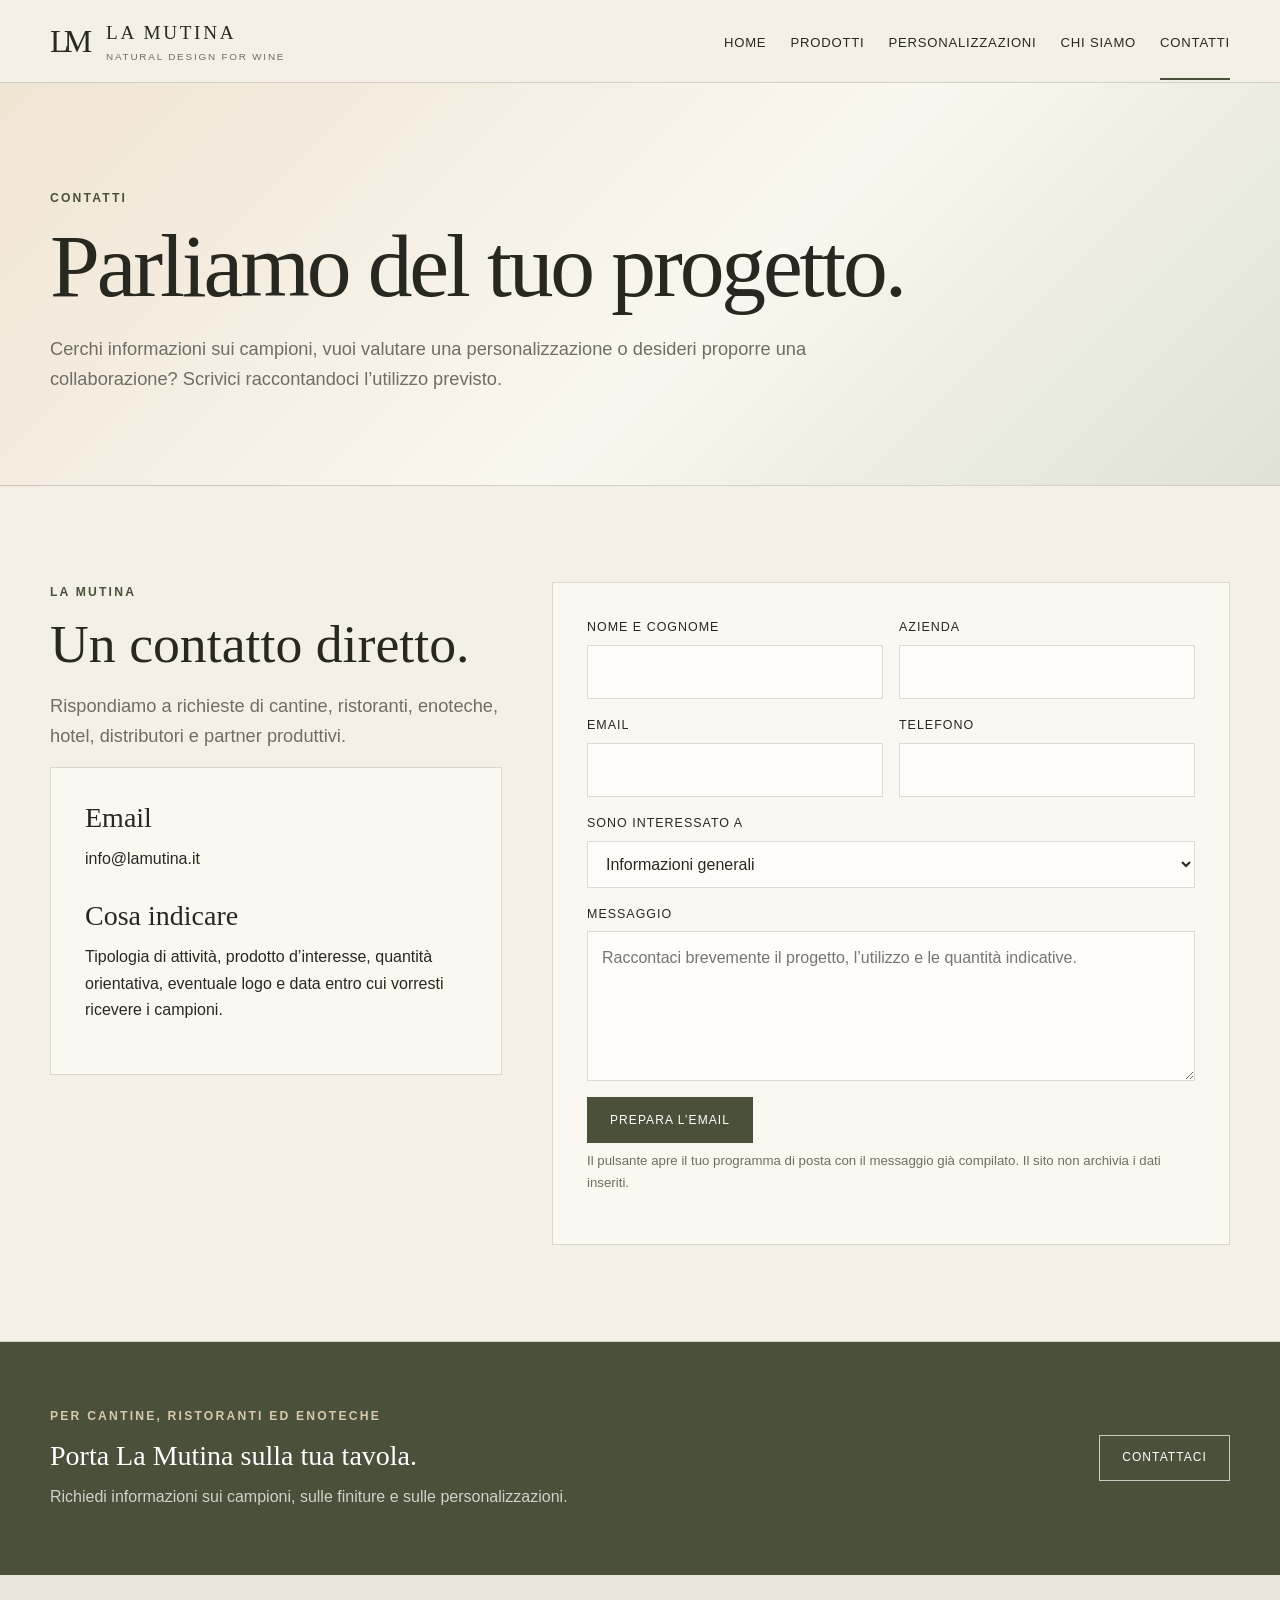
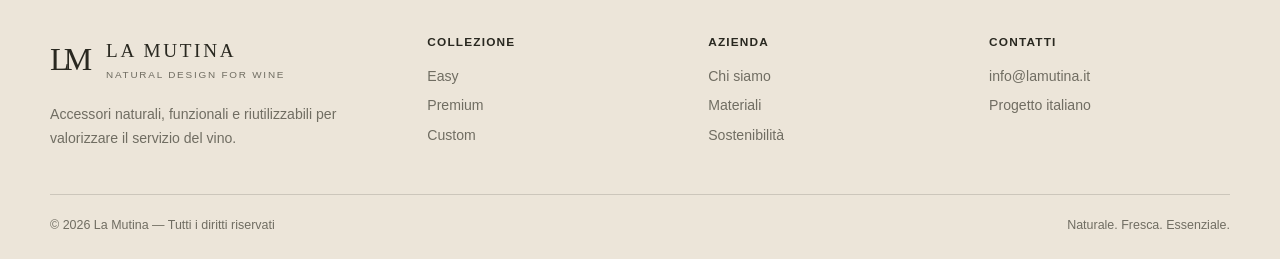
<file: contatti.html>
<!doctype html>
<html lang="it">
<head>
  <meta charset="utf-8">
  <meta name="viewport" content="width=device-width,initial-scale=1">
  <title>Contatti — La Mutina</title>
  <meta name="description" content="Contatti La Mutina.">
  <link rel="stylesheet" href="style.css">
</head>
<body>
<header class="header">
  <div class="container nav">
    <a class="brand" href="index.html" aria-label="La Mutina home">
      <span class="monogram">LM</span>
      <span class="brand-copy"><strong>LA MUTINA</strong><span>Natural design for wine</span></span>
    </a>
    <button class="menu-btn" aria-label="Apri menu" aria-expanded="false">☰</button>
    <nav class="nav-links" aria-label="Navigazione principale">
      <a href="index.html" data-nav="home">Home</a>
      <a href="prodotti.html" data-nav="prodotti">Prodotti</a>
      <a href="custom.html" data-nav="custom">Personalizzazioni</a>
      <a href="chi-siamo.html" data-nav="chi-siamo">Chi siamo</a>
      <a href="contatti.html" data-nav="contatti" class="active">Contatti</a>
    </nav>
  </div>
</header>
<main>

<section class="page-hero"><div class="container"><div class="eyebrow">Contatti</div><h1>Parliamo del tuo progetto.</h1><p class="lead">Cerchi informazioni sui campioni, vuoi valutare una personalizzazione o desideri proporre una collaborazione? Scrivici raccontandoci l’utilizzo previsto.</p></div></section><section class="section"><div class="container contact-grid"><div><div class="eyebrow">La Mutina</div><h2>Un contatto diretto.</h2><p class="lead">Rispondiamo a richieste di cantine, ristoranti, enoteche, hotel, distributori e partner produttivi.</p><div class="contact-box"><h3>Email</h3><p><a href="mailto:info@lamutina.it">info@lamutina.it</a></p><h3 style="margin-top:28px">Cosa indicare</h3><p>Tipologia di attività, prodotto d’interesse, quantità orientativa, eventuale logo e data entro cui vorresti ricevere i campioni.</p></div></div><div class="contact-box"><form id="contact-form"><div class="field"><label for="nome">Nome e cognome</label><input id="nome" name="nome" required></div><div class="field"><label for="azienda">Azienda</label><input id="azienda" name="azienda"></div><div class="field"><label for="email">Email</label><input id="email" name="email" type="email" required></div><div class="field"><label for="telefono">Telefono</label><input id="telefono" name="telefono"></div><div class="field full"><label for="tipo">Sono interessato a</label><select id="tipo" name="tipo"><option>Informazioni generali</option><option>Easy</option><option>Premium / Cool</option><option>Personalizzazione Custom</option><option>Distribuzione o collaborazione</option></select></div><div class="field full"><label for="messaggio">Messaggio</label><textarea id="messaggio" name="messaggio" required placeholder="Raccontaci brevemente il progetto, l’utilizzo e le quantità indicative."></textarea></div><div class="field full"><button class="btn primary" type="submit">Prepara l’email</button><p class="notice">Il pulsante apre il tuo programma di posta con il messaggio già compilato. Il sito non archivia i dati inseriti.</p></div></form></div></div></section>

</main>
<section class="section-sm cta">
  <div class="container">
    <div>
      <div class="eyebrow" style="color:#d8c9aa">Per cantine, ristoranti ed enoteche</div>
      <h3>Porta La Mutina sulla tua tavola.</h3>
      <p>Richiedi informazioni sui campioni, sulle finiture e sulle personalizzazioni.</p>
    </div>
    <a class="btn" href="contatti.html">Contattaci</a>
  </div>
</section>
<footer class="footer">
  <div class="container">
    <div class="footer-grid">
      <div>
        <div class="brand"><span class="monogram">LM</span><span class="brand-copy"><strong>LA MUTINA</strong><span>Natural design for wine</span></span></div>
        <p style="margin-top:18px;max-width:320px">Accessori naturali, funzionali e riutilizzabili per valorizzare il servizio del vino.</p>
      </div>
      <div><h4>Collezione</h4><a href="easy.html">Easy</a><a href="premium.html">Premium</a><a href="custom.html">Custom</a></div>
      <div><h4>Azienda</h4><a href="chi-siamo.html">Chi siamo</a><a href="chi-siamo.html#materiali">Materiali</a><a href="chi-siamo.html#sostenibilita">Sostenibilità</a></div>
      <div><h4>Contatti</h4><a href="mailto:info@lamutina.it">info@lamutina.it</a><p>Progetto italiano</p></div>
    </div>
    <div class="copyright"><span>© 2026 La Mutina — Tutti i diritti riservati</span><span>Naturale. Fresca. Essenziale.</span></div>
  </div>
</footer>
<script src="script.js"></script>
</body>
</html>
</file>
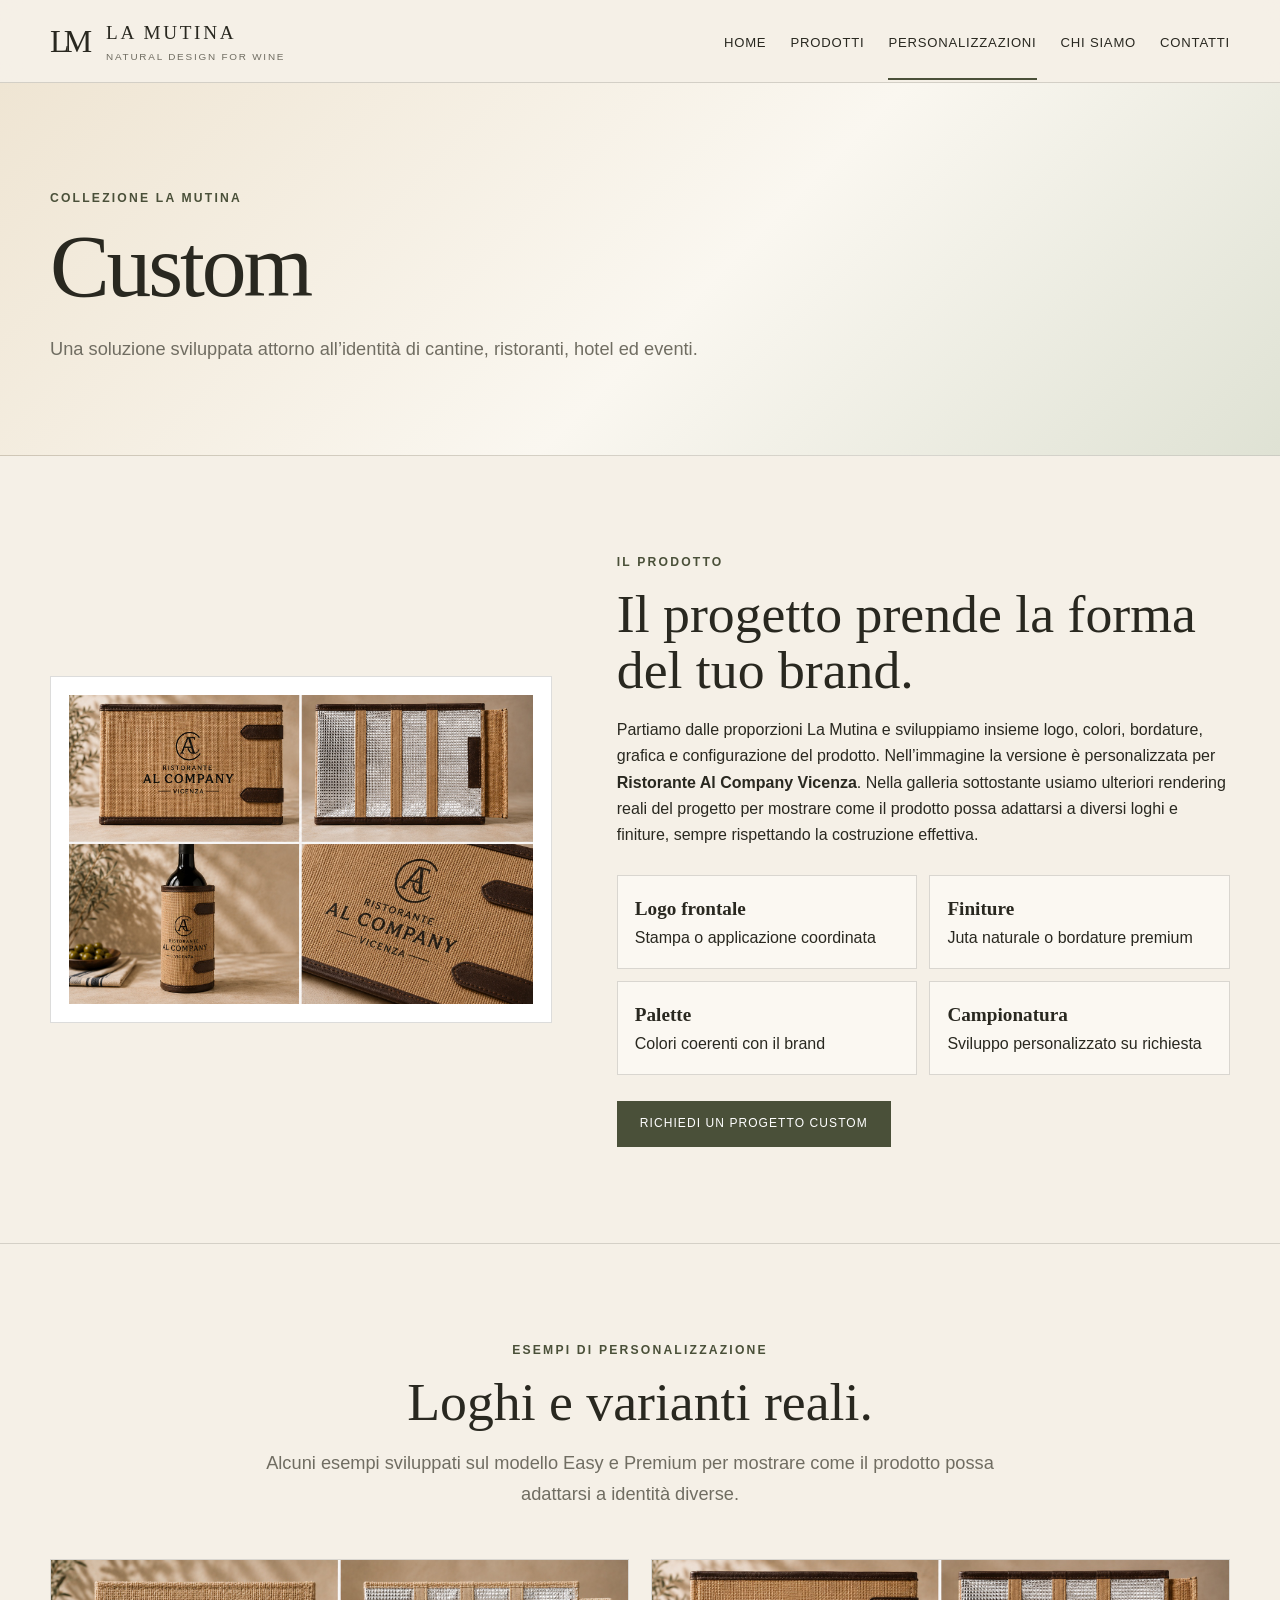
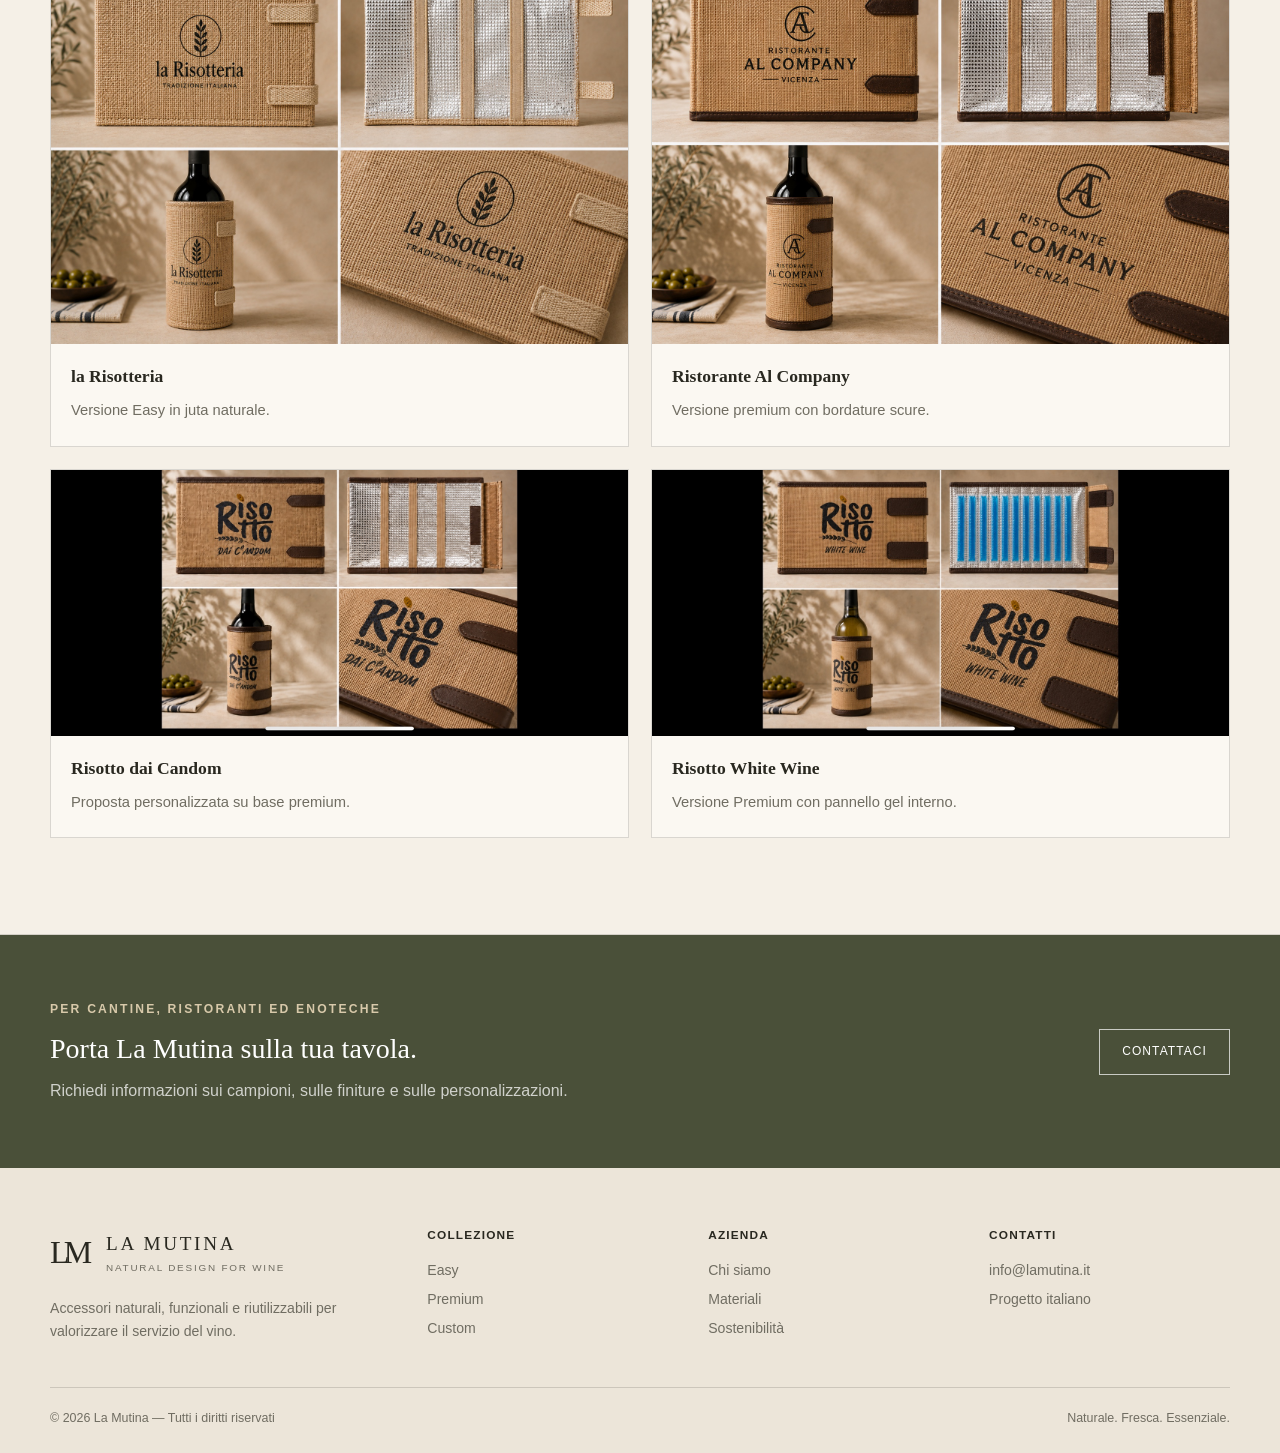
<file: custom.html>
<!doctype html>
<html lang="it">
<head>
  <meta charset="utf-8">
  <meta name="viewport" content="width=device-width,initial-scale=1">
  <title>Custom — La Mutina</title>
  <meta name="description" content="Personalizzazioni La Mutina per ristoranti, cantine ed enoteche.">
  <link rel="stylesheet" href="style.css">
</head>
<body>
<header class="header">
  <div class="container nav">
    <a class="brand" href="index.html" aria-label="La Mutina home">
      <span class="monogram">LM</span>
      <span class="brand-copy"><strong>LA MUTINA</strong><span>Natural design for wine</span></span>
    </a>
    <button class="menu-btn" aria-label="Apri menu" aria-expanded="false">☰</button>
    <nav class="nav-links" aria-label="Navigazione principale">
      <a href="index.html" data-nav="home">Home</a>
      <a href="prodotti.html" data-nav="prodotti">Prodotti</a>
      <a href="custom.html" data-nav="custom" class="active">Personalizzazioni</a>
      <a href="chi-siamo.html" data-nav="chi-siamo">Chi siamo</a>
      <a href="contatti.html" data-nav="contatti">Contatti</a>
    </nav>
  </div>
</header>
<main>

<section class="page-hero"><div class="container"><div class="eyebrow">Collezione La Mutina</div><h1>Custom</h1><p class="lead">Una soluzione sviluppata attorno all’identità di cantine, ristoranti, hotel ed eventi.</p></div></section>
<section class="section"><div class="container detail-grid"><div><div class="product-shot faithful-shot"><img src="assets/custom-alcompany-grid.png" alt="Rendering reale della versione Custom Al Company Vicenza"></div></div><div><div class="eyebrow">Il prodotto</div><h2>Il progetto prende la forma del tuo brand.</h2><p>Partiamo dalle proporzioni La Mutina e sviluppiamo insieme logo, colori, bordature, grafica e configurazione del prodotto. Nell’immagine la versione è personalizzata per <strong>Ristorante Al Company Vicenza</strong>. Nella galleria sottostante usiamo ulteriori rendering reali del progetto per mostrare come il prodotto possa adattarsi a diversi loghi e finiture, sempre rispettando la costruzione effettiva.</p><div class="specs"><div class="spec"><strong>Logo frontale</strong><span>Stampa o applicazione coordinata</span></div><div class="spec"><strong>Finiture</strong><span>Juta naturale o bordature premium</span></div><div class="spec"><strong>Palette</strong><span>Colori coerenti con il brand</span></div><div class="spec"><strong>Campionatura</strong><span>Sviluppo personalizzato su richiesta</span></div></div><a class="btn primary" href="contatti.html">Richiedi un progetto custom</a></div></div></section>
<section class="section"><div class="container"><div class="intro center"><div class="eyebrow">Esempi di personalizzazione</div><h2>Loghi e varianti reali.</h2><p class="lead">Alcuni esempi sviluppati sul modello Easy e Premium per mostrare come il prodotto possa adattarsi a identità diverse.</p></div><div class="example-gallery"><div class="example-card"><img src="assets/custom-example-risotteria-grid.png" alt="Personalizzazione La Risotteria"><div class="example-caption"><strong>la Risotteria</strong><span>Versione Easy in juta naturale.</span></div></div><div class="example-card"><img src="assets/custom-example-al-company-grid.png" alt="Personalizzazione Al Company"><div class="example-caption"><strong>Ristorante Al Company</strong><span>Versione premium con bordature scure.</span></div></div><div class="example-card"><img src="assets/custom-example-risotto-red-grid.png" alt="Personalizzazione Risotto Dai Candom"><div class="example-caption"><strong>Risotto dai Candom</strong><span>Proposta personalizzata su base premium.</span></div></div><div class="example-card"><img src="assets/custom-example-risotto-white-grid.png" alt="Personalizzazione Risotto White Wine"><div class="example-caption"><strong>Risotto White Wine</strong><span>Versione Premium con pannello gel interno.</span></div></div></div></div></section>

</main>
<section class="section-sm cta">
  <div class="container">
    <div>
      <div class="eyebrow" style="color:#d8c9aa">Per cantine, ristoranti ed enoteche</div>
      <h3>Porta La Mutina sulla tua tavola.</h3>
      <p>Richiedi informazioni sui campioni, sulle finiture e sulle personalizzazioni.</p>
    </div>
    <a class="btn" href="contatti.html">Contattaci</a>
  </div>
</section>
<footer class="footer">
  <div class="container">
    <div class="footer-grid">
      <div>
        <div class="brand"><span class="monogram">LM</span><span class="brand-copy"><strong>LA MUTINA</strong><span>Natural design for wine</span></span></div>
        <p style="margin-top:18px;max-width:320px">Accessori naturali, funzionali e riutilizzabili per valorizzare il servizio del vino.</p>
      </div>
      <div><h4>Collezione</h4><a href="easy.html">Easy</a><a href="premium.html">Premium</a><a href="custom.html">Custom</a></div>
      <div><h4>Azienda</h4><a href="chi-siamo.html">Chi siamo</a><a href="chi-siamo.html#materiali">Materiali</a><a href="chi-siamo.html#sostenibilita">Sostenibilità</a></div>
      <div><h4>Contatti</h4><a href="mailto:info@lamutina.it">info@lamutina.it</a><p>Progetto italiano</p></div>
    </div>
    <div class="copyright"><span>© 2026 La Mutina — Tutti i diritti riservati</span><span>Naturale. Fresca. Essenziale.</span></div>
  </div>
</footer>
<script src="script.js"></script>
</body>
</html>
</file>
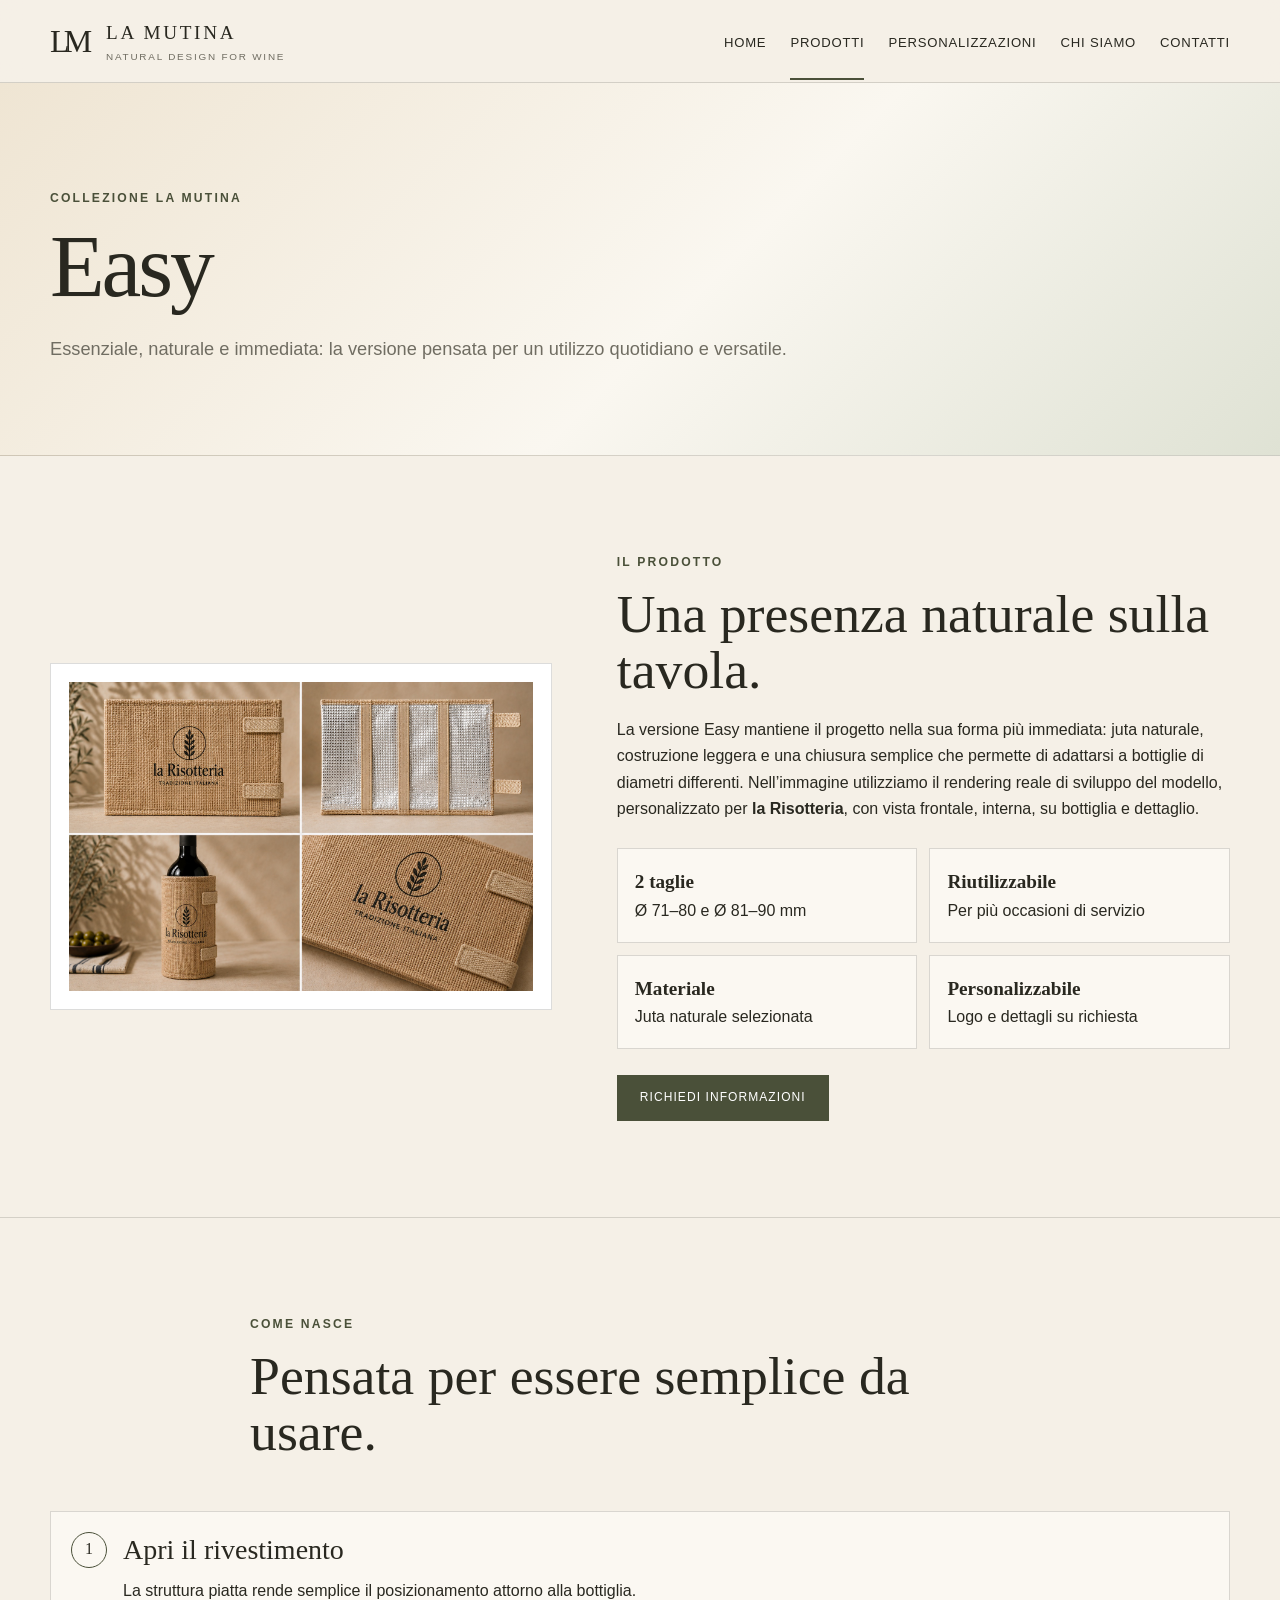
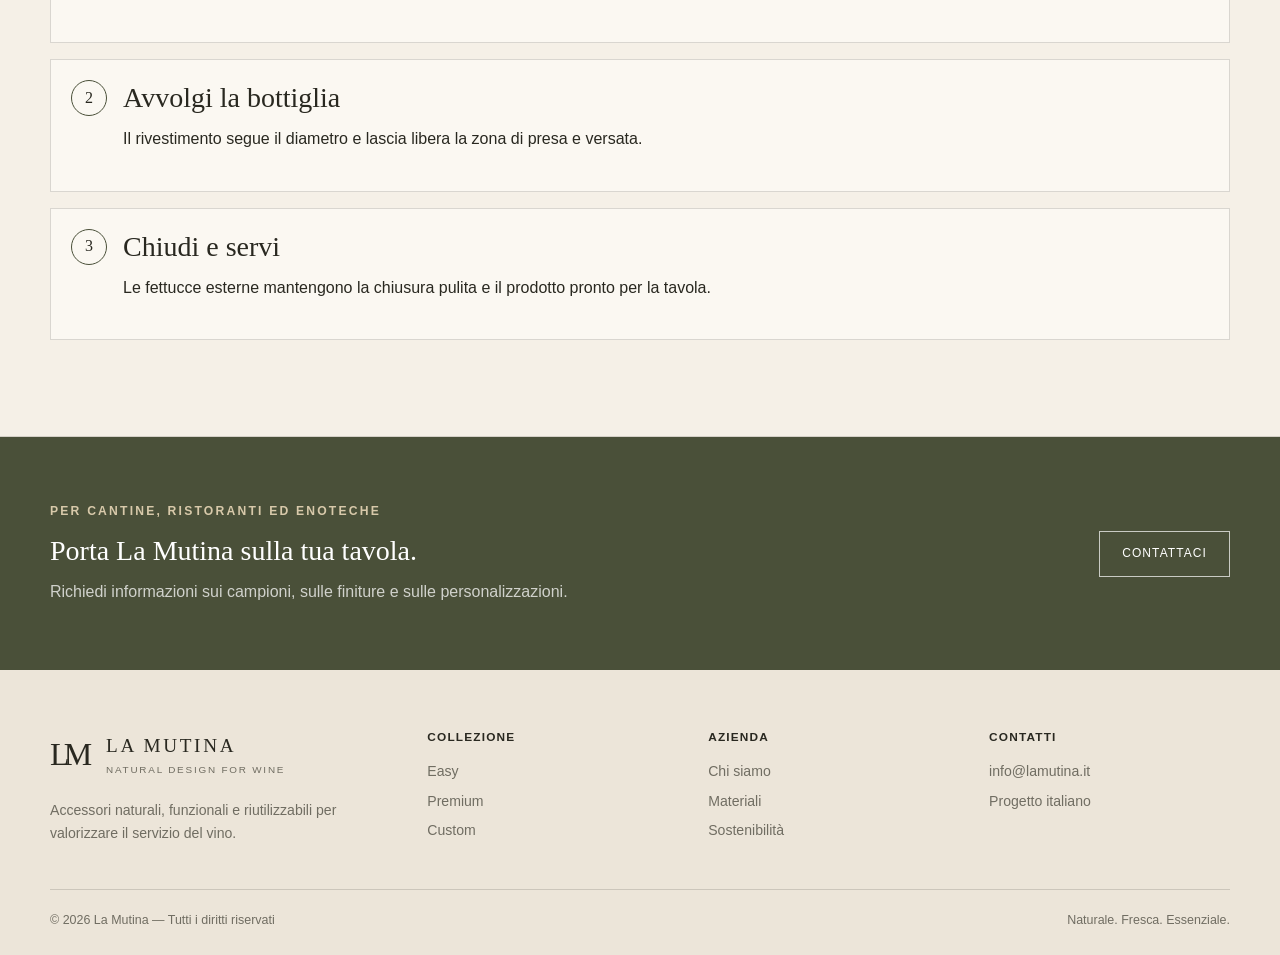
<file: easy.html>
<!doctype html>
<html lang="it">
<head>
  <meta charset="utf-8">
  <meta name="viewport" content="width=device-width,initial-scale=1">
  <title>Easy — La Mutina</title>
  <meta name="description" content="La versione Easy di La Mutina.">
  <link rel="stylesheet" href="style.css">
</head>
<body>
<header class="header">
  <div class="container nav">
    <a class="brand" href="index.html" aria-label="La Mutina home">
      <span class="monogram">LM</span>
      <span class="brand-copy"><strong>LA MUTINA</strong><span>Natural design for wine</span></span>
    </a>
    <button class="menu-btn" aria-label="Apri menu" aria-expanded="false">☰</button>
    <nav class="nav-links" aria-label="Navigazione principale">
      <a href="index.html" data-nav="home">Home</a>
      <a href="prodotti.html" data-nav="prodotti" class="active">Prodotti</a>
      <a href="custom.html" data-nav="custom">Personalizzazioni</a>
      <a href="chi-siamo.html" data-nav="chi-siamo">Chi siamo</a>
      <a href="contatti.html" data-nav="contatti">Contatti</a>
    </nav>
  </div>
</header>
<main>

<section class="page-hero"><div class="container"><div class="eyebrow">Collezione La Mutina</div><h1>Easy</h1><p class="lead">Essenziale, naturale e immediata: la versione pensata per un utilizzo quotidiano e versatile.</p></div></section>
<section class="section"><div class="container detail-grid"><div><div class="product-shot faithful-shot"><img src="assets/easy-reale-grid.png" alt="Rendering reale della versione Easy La Risotteria"></div></div><div><div class="eyebrow">Il prodotto</div><h2>Una presenza naturale sulla tavola.</h2><p>La versione Easy mantiene il progetto nella sua forma più immediata: juta naturale, costruzione leggera e una chiusura semplice che permette di adattarsi a bottiglie di diametri differenti. Nell’immagine utilizziamo il rendering reale di sviluppo del modello, personalizzato per <strong>la Risotteria</strong>, con vista frontale, interna, su bottiglia e dettaglio.</p><div class="specs"><div class="spec"><strong>2 taglie</strong><span>Ø 71–80 e Ø 81–90 mm</span></div><div class="spec"><strong>Riutilizzabile</strong><span>Per più occasioni di servizio</span></div><div class="spec"><strong>Materiale</strong><span>Juta naturale selezionata</span></div><div class="spec"><strong>Personalizzabile</strong><span>Logo e dettagli su richiesta</span></div></div><a class="btn primary" href="contatti.html">Richiedi informazioni</a></div></div></section>
<section class="section"><div class="container"><div class="intro"><div class="eyebrow">Come nasce</div><h2>Pensata per essere semplice da usare.</h2></div><div class="steps"><div class="step"><h3>Apri il rivestimento</h3><p>La struttura piatta rende semplice il posizionamento attorno alla bottiglia.</p></div><div class="step"><h3>Avvolgi la bottiglia</h3><p>Il rivestimento segue il diametro e lascia libera la zona di presa e versata.</p></div><div class="step"><h3>Chiudi e servi</h3><p>Le fettucce esterne mantengono la chiusura pulita e il prodotto pronto per la tavola.</p></div></div></div></section>

</main>
<section class="section-sm cta">
  <div class="container">
    <div>
      <div class="eyebrow" style="color:#d8c9aa">Per cantine, ristoranti ed enoteche</div>
      <h3>Porta La Mutina sulla tua tavola.</h3>
      <p>Richiedi informazioni sui campioni, sulle finiture e sulle personalizzazioni.</p>
    </div>
    <a class="btn" href="contatti.html">Contattaci</a>
  </div>
</section>
<footer class="footer">
  <div class="container">
    <div class="footer-grid">
      <div>
        <div class="brand"><span class="monogram">LM</span><span class="brand-copy"><strong>LA MUTINA</strong><span>Natural design for wine</span></span></div>
        <p style="margin-top:18px;max-width:320px">Accessori naturali, funzionali e riutilizzabili per valorizzare il servizio del vino.</p>
      </div>
      <div><h4>Collezione</h4><a href="easy.html">Easy</a><a href="premium.html">Premium</a><a href="custom.html">Custom</a></div>
      <div><h4>Azienda</h4><a href="chi-siamo.html">Chi siamo</a><a href="chi-siamo.html#materiali">Materiali</a><a href="chi-siamo.html#sostenibilita">Sostenibilità</a></div>
      <div><h4>Contatti</h4><a href="mailto:info@lamutina.it">info@lamutina.it</a><p>Progetto italiano</p></div>
    </div>
    <div class="copyright"><span>© 2026 La Mutina — Tutti i diritti riservati</span><span>Naturale. Fresca. Essenziale.</span></div>
  </div>
</footer>
<script src="script.js"></script>
</body>
</html>
</file>
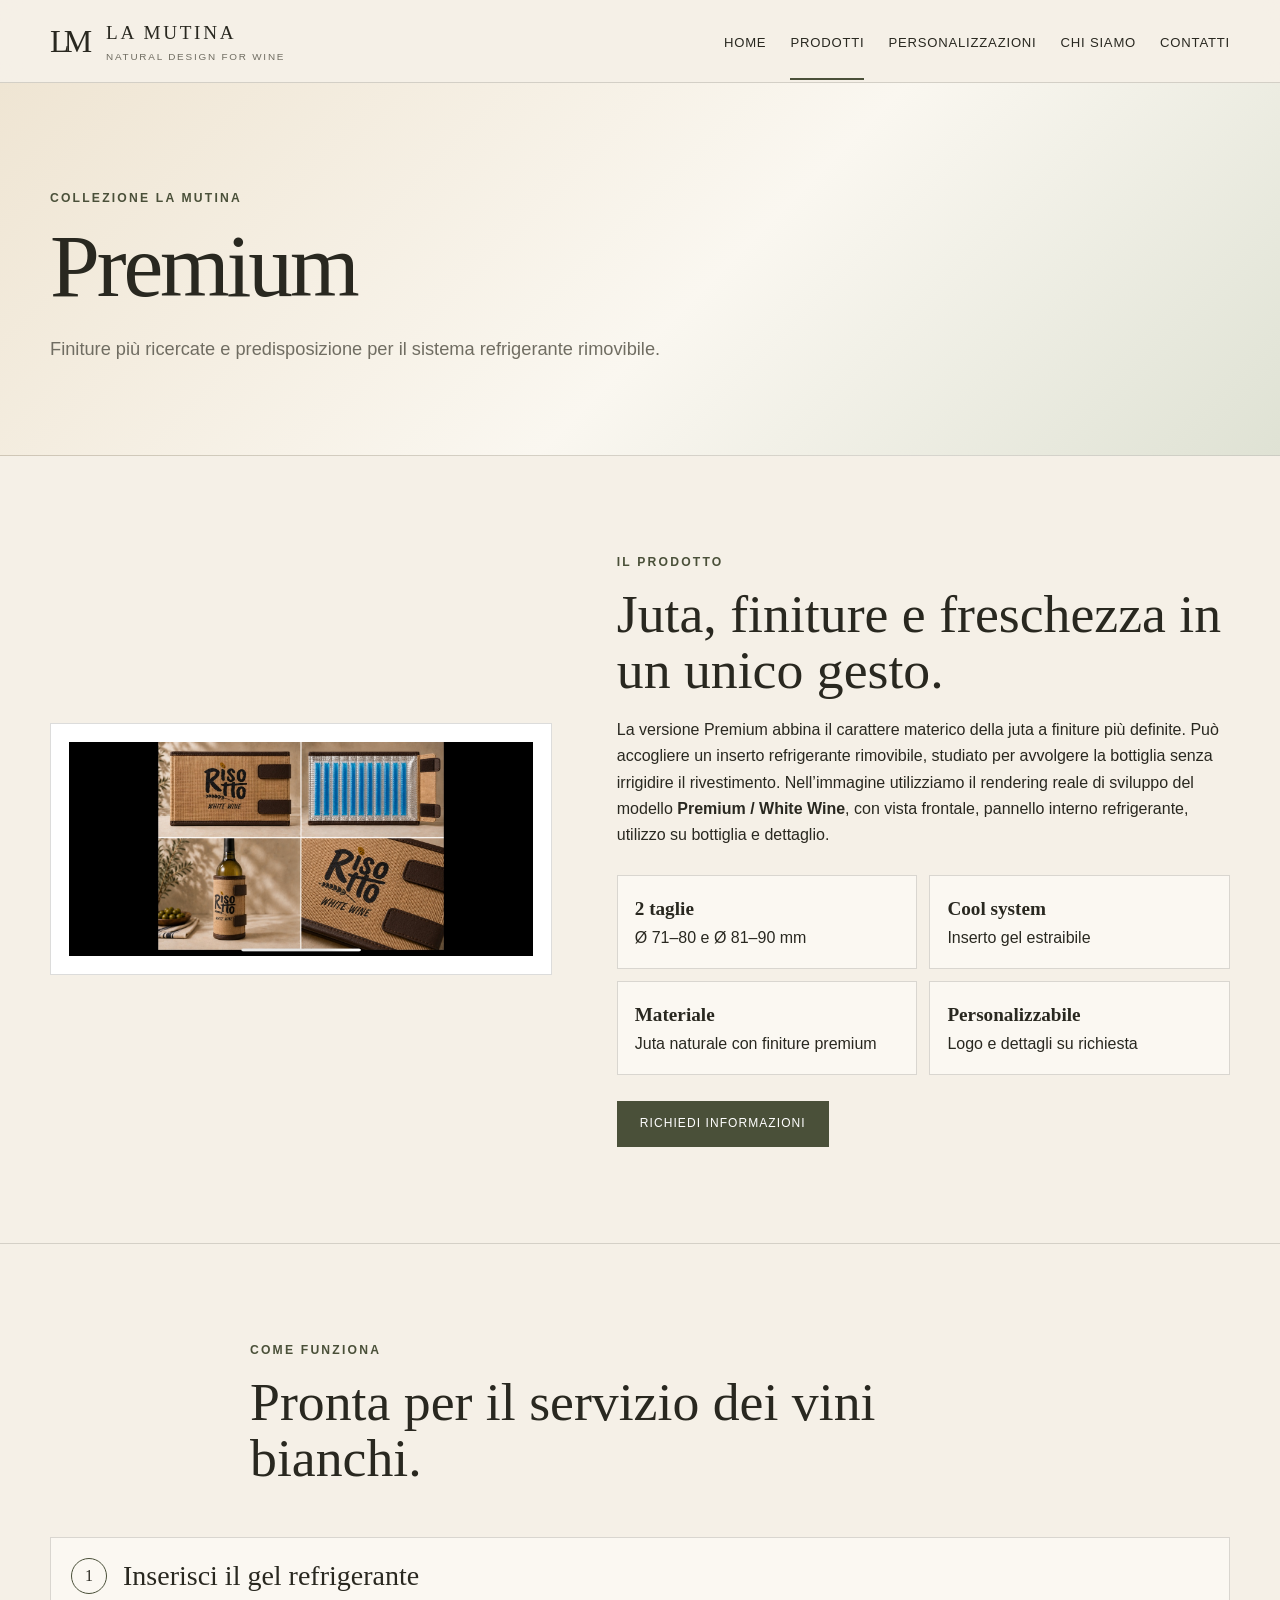
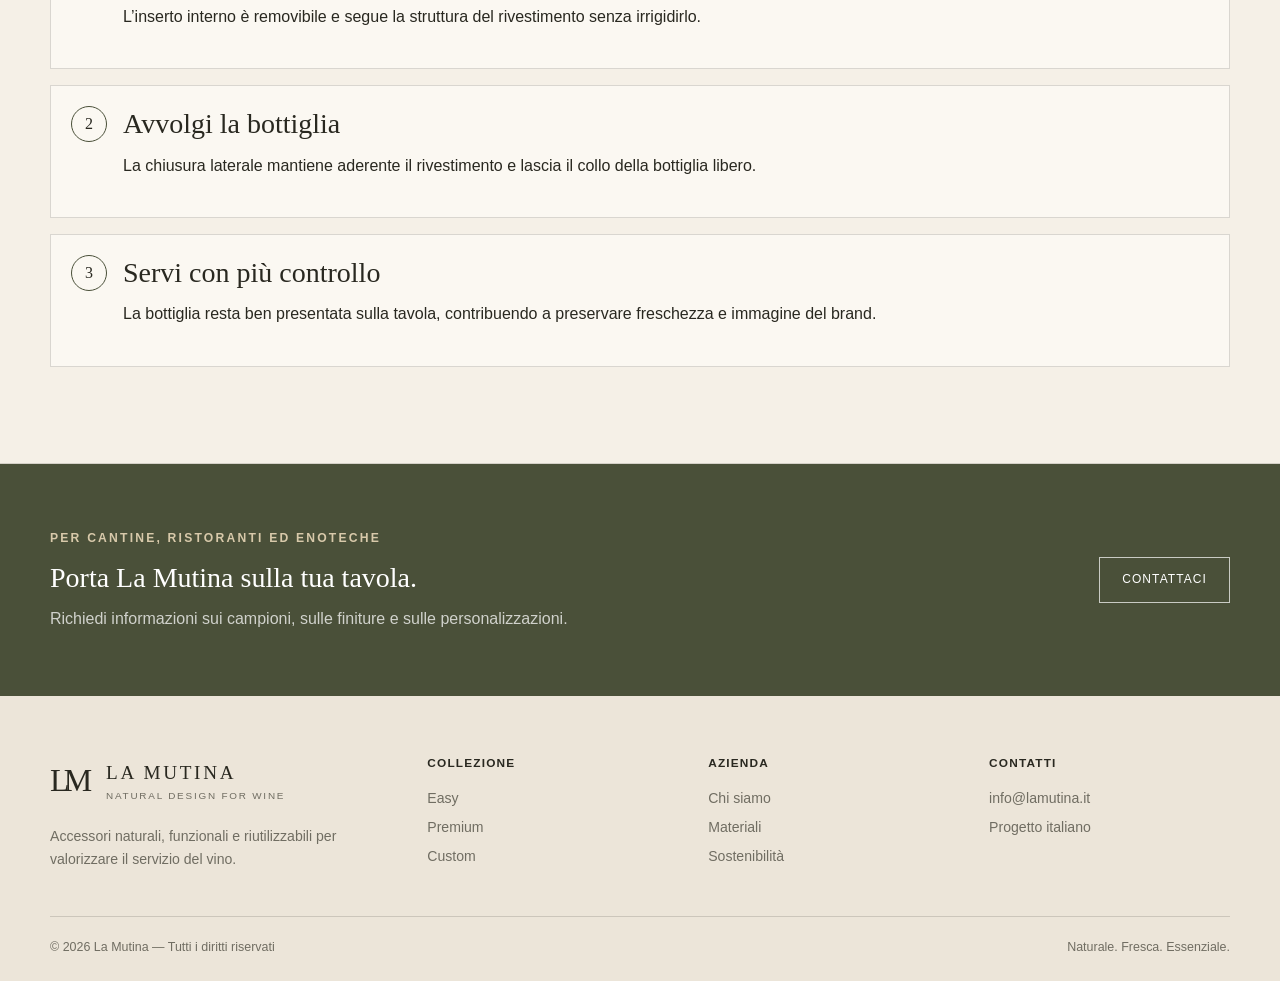
<file: premium.html>
<!doctype html>
<html lang="it">
<head>
  <meta charset="utf-8">
  <meta name="viewport" content="width=device-width,initial-scale=1">
  <title>Premium — La Mutina</title>
  <meta name="description" content="La versione Premium di La Mutina.">
  <link rel="stylesheet" href="style.css">
</head>
<body>
<header class="header">
  <div class="container nav">
    <a class="brand" href="index.html" aria-label="La Mutina home">
      <span class="monogram">LM</span>
      <span class="brand-copy"><strong>LA MUTINA</strong><span>Natural design for wine</span></span>
    </a>
    <button class="menu-btn" aria-label="Apri menu" aria-expanded="false">☰</button>
    <nav class="nav-links" aria-label="Navigazione principale">
      <a href="index.html" data-nav="home">Home</a>
      <a href="prodotti.html" data-nav="prodotti" class="active">Prodotti</a>
      <a href="custom.html" data-nav="custom">Personalizzazioni</a>
      <a href="chi-siamo.html" data-nav="chi-siamo">Chi siamo</a>
      <a href="contatti.html" data-nav="contatti">Contatti</a>
    </nav>
  </div>
</header>
<main>

<section class="page-hero"><div class="container"><div class="eyebrow">Collezione La Mutina</div><h1>Premium</h1><p class="lead">Finiture più ricercate e predisposizione per il sistema refrigerante rimovibile.</p></div></section>
<section class="section"><div class="container detail-grid"><div><div class="product-shot faithful-shot"><img src="assets/premium-reale-grid.png" alt="Rendering reale della versione Premium White Wine con gel refrigerante"></div></div><div><div class="eyebrow">Il prodotto</div><h2>Juta, finiture e freschezza in un unico gesto.</h2><p>La versione Premium abbina il carattere materico della juta a finiture più definite. Può accogliere un inserto refrigerante rimovibile, studiato per avvolgere la bottiglia senza irrigidire il rivestimento. Nell’immagine utilizziamo il rendering reale di sviluppo del modello <strong>Premium / White Wine</strong>, con vista frontale, pannello interno refrigerante, utilizzo su bottiglia e dettaglio.</p><div class="specs"><div class="spec"><strong>2 taglie</strong><span>Ø 71–80 e Ø 81–90 mm</span></div><div class="spec"><strong>Cool system</strong><span>Inserto gel estraibile</span></div><div class="spec"><strong>Materiale</strong><span>Juta naturale con finiture premium</span></div><div class="spec"><strong>Personalizzabile</strong><span>Logo e dettagli su richiesta</span></div></div><a class="btn primary" href="contatti.html">Richiedi informazioni</a></div></div></section>
<section class="section"><div class="container"><div class="intro"><div class="eyebrow">Come funziona</div><h2>Pronta per il servizio dei vini bianchi.</h2></div><div class="steps"><div class="step"><h3>Inserisci il gel refrigerante</h3><p>L’inserto interno è removibile e segue la struttura del rivestimento senza irrigidirlo.</p></div><div class="step"><h3>Avvolgi la bottiglia</h3><p>La chiusura laterale mantiene aderente il rivestimento e lascia il collo della bottiglia libero.</p></div><div class="step"><h3>Servi con più controllo</h3><p>La bottiglia resta ben presentata sulla tavola, contribuendo a preservare freschezza e immagine del brand.</p></div></div></div></section>

</main>
<section class="section-sm cta">
  <div class="container">
    <div>
      <div class="eyebrow" style="color:#d8c9aa">Per cantine, ristoranti ed enoteche</div>
      <h3>Porta La Mutina sulla tua tavola.</h3>
      <p>Richiedi informazioni sui campioni, sulle finiture e sulle personalizzazioni.</p>
    </div>
    <a class="btn" href="contatti.html">Contattaci</a>
  </div>
</section>
<footer class="footer">
  <div class="container">
    <div class="footer-grid">
      <div>
        <div class="brand"><span class="monogram">LM</span><span class="brand-copy"><strong>LA MUTINA</strong><span>Natural design for wine</span></span></div>
        <p style="margin-top:18px;max-width:320px">Accessori naturali, funzionali e riutilizzabili per valorizzare il servizio del vino.</p>
      </div>
      <div><h4>Collezione</h4><a href="easy.html">Easy</a><a href="premium.html">Premium</a><a href="custom.html">Custom</a></div>
      <div><h4>Azienda</h4><a href="chi-siamo.html">Chi siamo</a><a href="chi-siamo.html#materiali">Materiali</a><a href="chi-siamo.html#sostenibilita">Sostenibilità</a></div>
      <div><h4>Contatti</h4><a href="mailto:info@lamutina.it">info@lamutina.it</a><p>Progetto italiano</p></div>
    </div>
    <div class="copyright"><span>© 2026 La Mutina — Tutti i diritti riservati</span><span>Naturale. Fresca. Essenziale.</span></div>
  </div>
</footer>
<script src="script.js"></script>
</body>
</html>
</file>
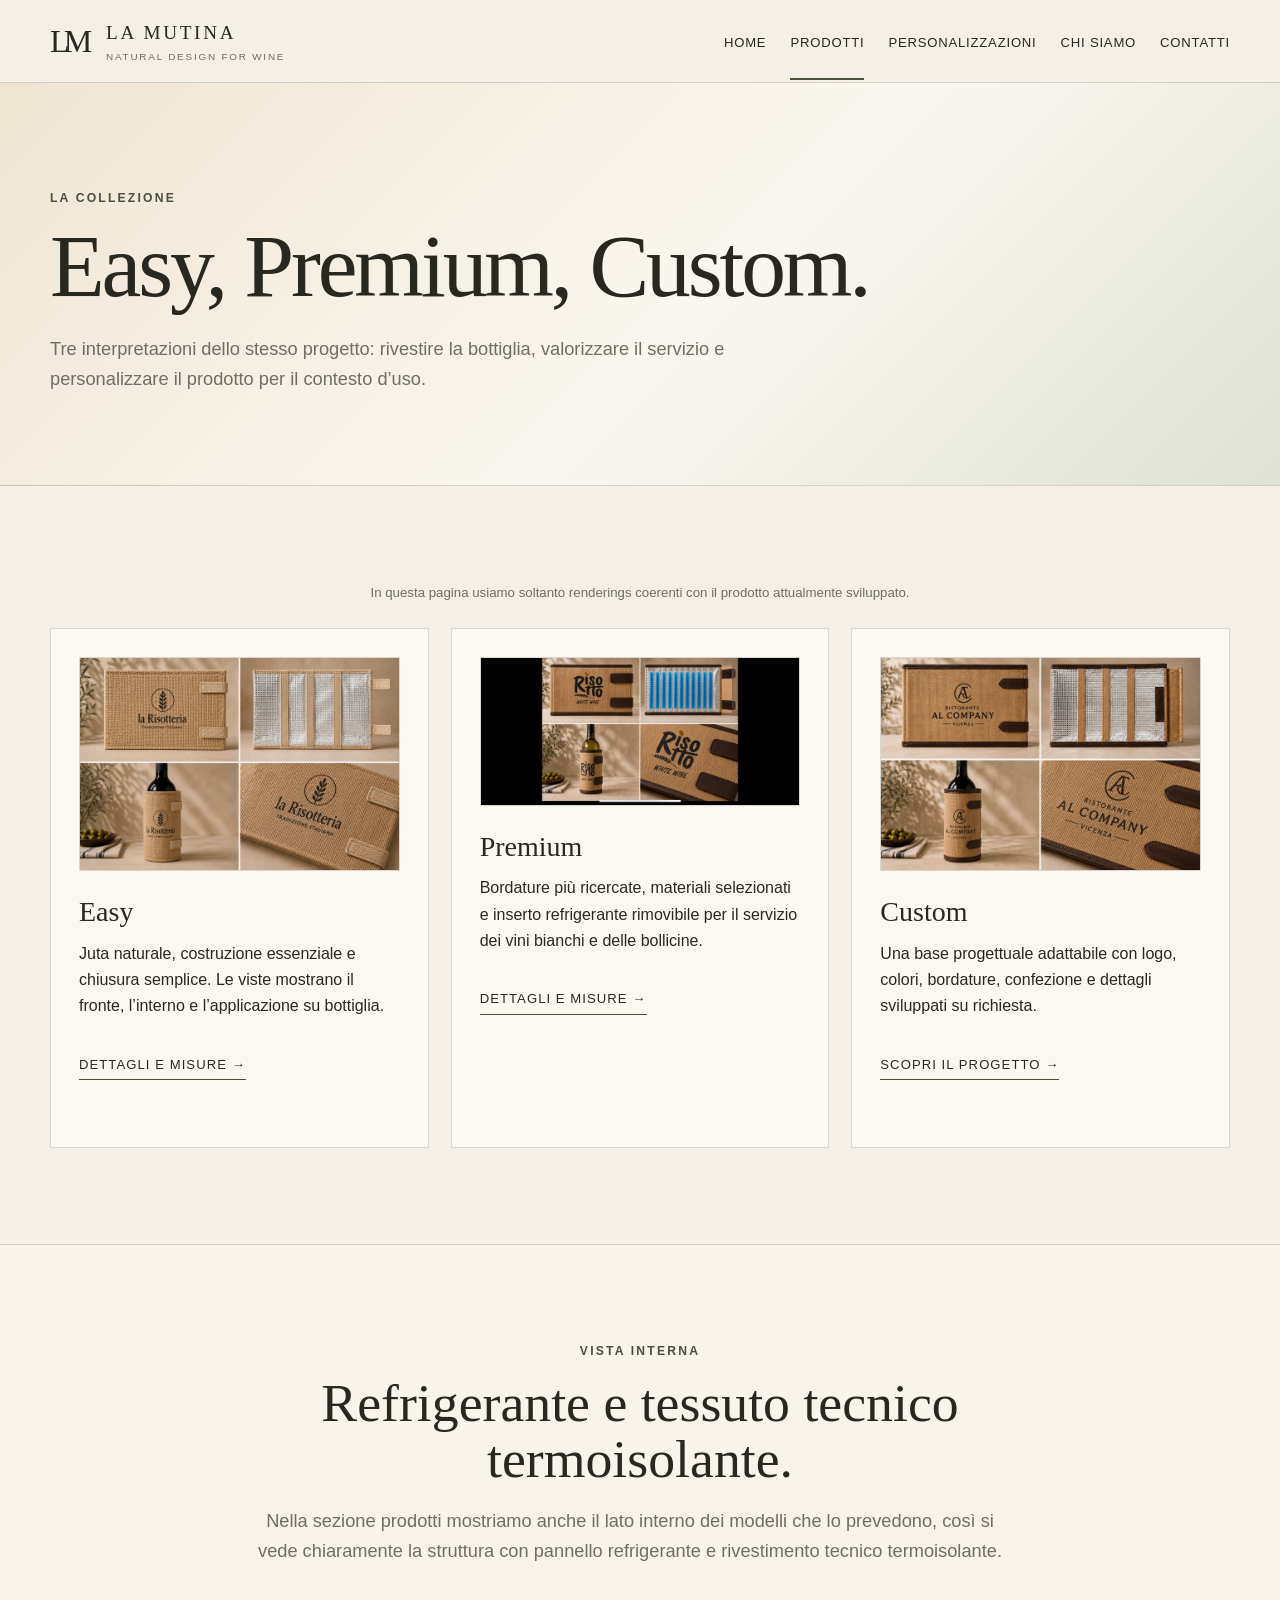
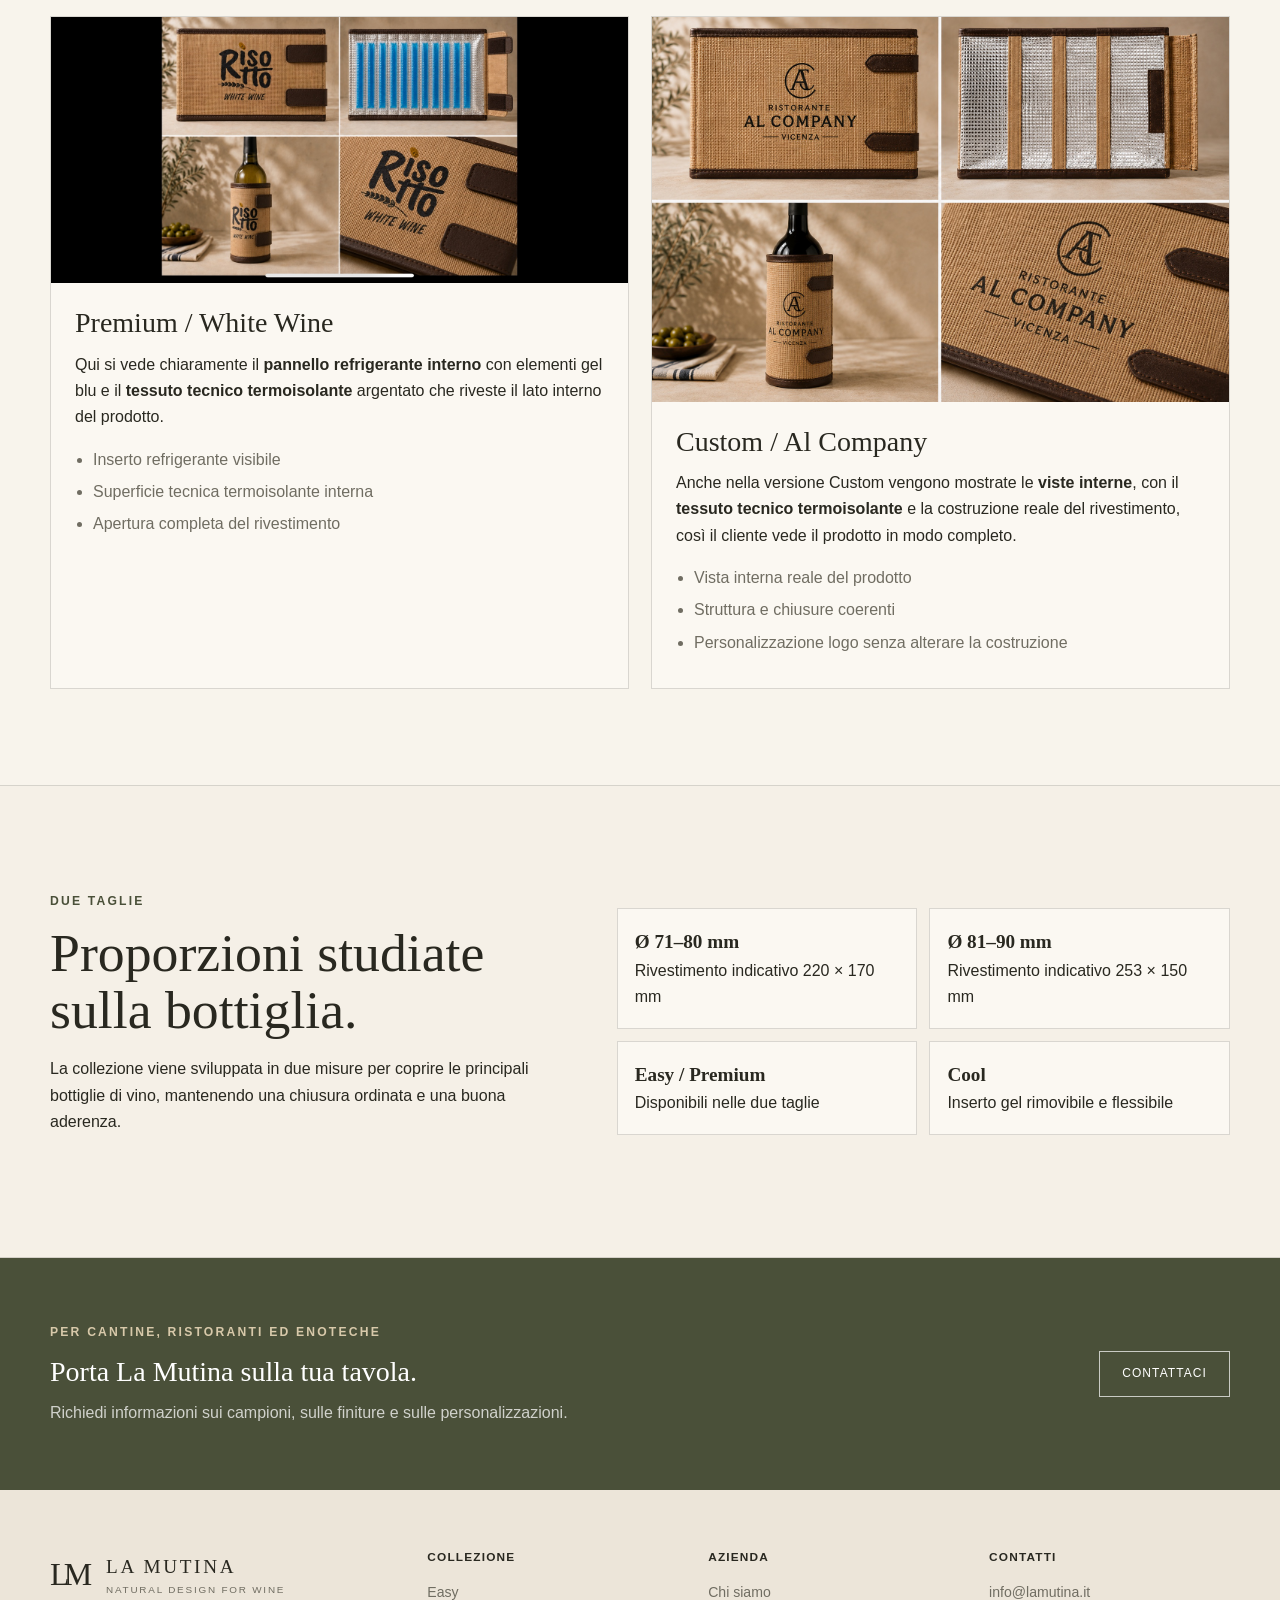
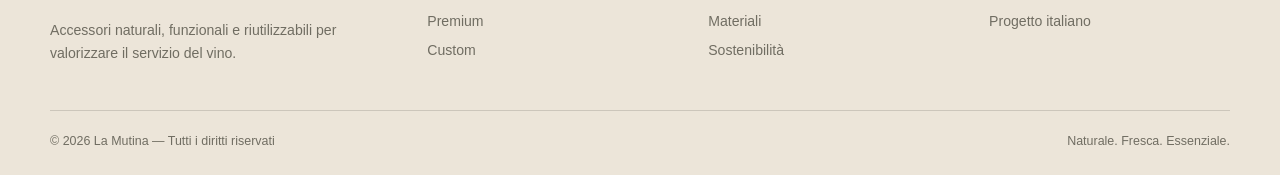
<file: prodotti.html>
<!doctype html>
<html lang="it">
<head>
  <meta charset="utf-8">
  <meta name="viewport" content="width=device-width,initial-scale=1">
  <title>Prodotti — La Mutina</title>
  <meta name="description" content="La collezione La Mutina: Easy, Premium e Custom.">
  <link rel="stylesheet" href="style.css">
</head>
<body>
<header class="header">
  <div class="container nav">
    <a class="brand" href="index.html" aria-label="La Mutina home">
      <span class="monogram">LM</span>
      <span class="brand-copy"><strong>LA MUTINA</strong><span>Natural design for wine</span></span>
    </a>
    <button class="menu-btn" aria-label="Apri menu" aria-expanded="false">☰</button>
    <nav class="nav-links" aria-label="Navigazione principale">
      <a href="index.html" data-nav="home">Home</a>
      <a href="prodotti.html" data-nav="prodotti" class="active">Prodotti</a>
      <a href="custom.html" data-nav="custom">Personalizzazioni</a>
      <a href="chi-siamo.html" data-nav="chi-siamo">Chi siamo</a>
      <a href="contatti.html" data-nav="contatti">Contatti</a>
    </nav>
  </div>
</header>
<main>

<section class="page-hero"><div class="container"><div class="eyebrow">La collezione</div><h1>Easy, Premium, Custom.</h1><p class="lead">Tre interpretazioni dello stesso progetto: rivestire la bottiglia, valorizzare il servizio e personalizzare il prodotto per il contesto d’uso.</p></div></section>
<section class="section"><div class="container"><p class="notice section-note">In questa pagina usiamo soltanto renderings coerenti con il prodotto attualmente sviluppato.</p><div class="grid-3">
  <article class="product-card real-card"><div class="product-visual visual-grid"><img src="assets/easy-reale-grid.png" alt="Easy La Risotteria"></div><h3>Easy</h3><p>Juta naturale, costruzione essenziale e chiusura semplice. Le viste mostrano il fronte, l’interno e l’applicazione su bottiglia.</p><a class="link-arrow" href="easy.html">Dettagli e misure →</a></article>
  <article class="product-card premium real-card"><div class="product-visual visual-grid"><img src="assets/premium-reale-grid.png" alt="Premium Risotto White Wine"></div><h3>Premium</h3><p>Bordature più ricercate, materiali selezionati e inserto refrigerante rimovibile per il servizio dei vini bianchi e delle bollicine.</p><a class="link-arrow" href="premium.html">Dettagli e misure →</a></article>
  <article class="product-card real-card"><div class="product-visual visual-grid"><img src="assets/custom-alcompany-grid.png" alt="Custom Al Company Vicenza"></div><h3>Custom</h3><p>Una base progettuale adattabile con logo, colori, bordature, confezione e dettagli sviluppati su richiesta.</p><a class="link-arrow" href="custom.html">Scopri il progetto →</a></article>
</div></div></section>
<section class="section internals-section">
  <div class="container">
    <div class="intro center">
      <div class="eyebrow">Vista interna</div>
      <h2>Refrigerante e tessuto tecnico termoisolante.</h2>
      <p class="lead">Nella sezione prodotti mostriamo anche il lato interno dei modelli che lo prevedono, così si vede chiaramente la struttura con pannello refrigerante e rivestimento tecnico termoisolante.</p>
    </div>
    <div class="internals-grid">
      <article class="internal-card">
        <div class="internal-visual"><img src="assets/premium-reale-grid.png" alt="Versione Premium con vista interna del pannello refrigerante blu e del tessuto tecnico termoisolante"></div>
        <div class="internal-copy">
          <h3>Premium / White Wine</h3>
          <p>Qui si vede chiaramente il <strong>pannello refrigerante interno</strong> con elementi gel blu e il <strong>tessuto tecnico termoisolante</strong> argentato che riveste il lato interno del prodotto.</p>
          <ul class="internal-list">
            <li>Inserto refrigerante visibile</li>
            <li>Superficie tecnica termoisolante interna</li>
            <li>Apertura completa del rivestimento</li>
          </ul>
        </div>
      </article>
      <article class="internal-card">
        <div class="internal-visual"><img src="assets/custom-alcompany-grid.png" alt="Versione Custom Al Company con vista interna del tessuto tecnico termoisolante"></div>
        <div class="internal-copy">
          <h3>Custom / Al Company</h3>
          <p>Anche nella versione Custom vengono mostrate le <strong>viste interne</strong>, con il <strong>tessuto tecnico termoisolante</strong> e la costruzione reale del rivestimento, così il cliente vede il prodotto in modo completo.</p>
          <ul class="internal-list">
            <li>Vista interna reale del prodotto</li>
            <li>Struttura e chiusure coerenti</li>
            <li>Personalizzazione logo senza alterare la costruzione</li>
          </ul>
        </div>
      </article>
    </div>
  </div>
</section>
<section class="section"><div class="container detail-grid"><div><div class="eyebrow">Due taglie</div><h2>Proporzioni studiate sulla bottiglia.</h2><p>La collezione viene sviluppata in due misure per coprire le principali bottiglie di vino, mantenendo una chiusura ordinata e una buona aderenza.</p></div><div class="specs"><div class="spec"><strong>Ø 71–80 mm</strong><span>Rivestimento indicativo 220 × 170 mm</span></div><div class="spec"><strong>Ø 81–90 mm</strong><span>Rivestimento indicativo 253 × 150 mm</span></div><div class="spec"><strong>Easy / Premium</strong><span>Disponibili nelle due taglie</span></div><div class="spec"><strong>Cool</strong><span>Inserto gel rimovibile e flessibile</span></div></div></div></section>

</main>
<section class="section-sm cta">
  <div class="container">
    <div>
      <div class="eyebrow" style="color:#d8c9aa">Per cantine, ristoranti ed enoteche</div>
      <h3>Porta La Mutina sulla tua tavola.</h3>
      <p>Richiedi informazioni sui campioni, sulle finiture e sulle personalizzazioni.</p>
    </div>
    <a class="btn" href="contatti.html">Contattaci</a>
  </div>
</section>
<footer class="footer">
  <div class="container">
    <div class="footer-grid">
      <div>
        <div class="brand"><span class="monogram">LM</span><span class="brand-copy"><strong>LA MUTINA</strong><span>Natural design for wine</span></span></div>
        <p style="margin-top:18px;max-width:320px">Accessori naturali, funzionali e riutilizzabili per valorizzare il servizio del vino.</p>
      </div>
      <div><h4>Collezione</h4><a href="easy.html">Easy</a><a href="premium.html">Premium</a><a href="custom.html">Custom</a></div>
      <div><h4>Azienda</h4><a href="chi-siamo.html">Chi siamo</a><a href="chi-siamo.html#materiali">Materiali</a><a href="chi-siamo.html#sostenibilita">Sostenibilità</a></div>
      <div><h4>Contatti</h4><a href="mailto:info@lamutina.it">info@lamutina.it</a><p>Progetto italiano</p></div>
    </div>
    <div class="copyright"><span>© 2026 La Mutina — Tutti i diritti riservati</span><span>Naturale. Fresca. Essenziale.</span></div>
  </div>
</footer>
<script src="script.js"></script>
</body>
</html>
</file>
<file: style.css>
:root {
  --bg: #f5f0e7; --paper: #fbf8f2; --ink: #292820; --muted: #706d62; --olive: #4a5039; --olive-dark: #333827; --sand: #c7a875; --jute: #b78c50; --leather: #3b2b21; --line: rgba(41,40,32,.16); --shadow: 0 24px 70px rgba(45,40,31,.12); --radius: 4px;
}
* { box-sizing: border-box; } html { scroll-behavior: smooth; } body { margin:0; color:var(--ink); background:var(--bg); font-family: Arial, Helvetica, sans-serif; line-height:1.65; } a { color:inherit; text-decoration:none; } img { max-width:100%; display:block; }
.container { width:min(1180px, calc(100% - 40px)); margin-inline:auto; } .serif, h1, h2, h3 { font-family: Georgia, 'Times New Roman', serif; font-weight:400; } h1 { font-size:clamp(2.8rem, 7vw, 6.2rem); line-height:.98; margin:0; letter-spacing:-.035em; } h2 { font-size:clamp(2rem, 4.2vw, 3.9rem); line-height:1.05; margin:0 0 18px; } h3 { font-size:1.75rem; line-height:1.15; margin:0 0 12px; } p { margin:0 0 16px; }
.eyebrow { text-transform:uppercase; letter-spacing:.18em; font-size:.76rem; color:var(--olive); font-weight:700; margin-bottom:14px; } .lead { font-size:1.14rem; color:var(--muted); max-width:760px; }
.header { position:sticky; top:0; z-index:50; background:rgba(245,240,231,.94); backdrop-filter:blur(12px); border-bottom:1px solid var(--line); } .nav { min-height:82px; display:flex; align-items:center; justify-content:space-between; gap:28px; } .brand { display:flex; align-items:center; gap:12px; } .monogram { font-family:Georgia,serif; font-size:2rem; letter-spacing:-.18em; width:44px; } .brand-copy strong { display:block; font-family:Georgia,serif; font-size:1.2rem; letter-spacing:.14em; font-weight:400; } .brand-copy span { display:block; font-size:.62rem; letter-spacing:.18em; color:var(--muted); text-transform:uppercase; }
.nav-links { display:flex; align-items:center; gap:24px; font-size:.82rem; text-transform:uppercase; letter-spacing:.06em; } .nav-links a { padding:30px 0 25px; border-bottom:2px solid transparent; } .nav-links a:hover, .nav-links a.active { border-color:var(--olive); } .menu-btn { display:none; border:1px solid var(--line); background:transparent; padding:9px 12px; font-size:1rem; }
.hero-image { position:relative; min-height:570px; background:url('assets/hero-estate.jpg') center/cover no-repeat; border-bottom:1px solid var(--line); } .hero-overlay { position:absolute; inset:0; background:linear-gradient(90deg, rgba(20,20,16,.44) 0%, rgba(20,20,16,.26) 36%, rgba(20,20,16,.10) 66%, rgba(20,20,16,.04) 100%); } .hero-caption { display:none; }
.section { padding:96px 0; border-bottom:1px solid var(--line); } .section-sm { padding:64px 0; } .center { text-align:center; } .intro { max-width:780px; margin:0 auto 50px; } .grid-3 { display:grid; grid-template-columns:repeat(3,1fr); gap:22px; }
.product-card { position:relative; background:var(--paper); border:1px solid var(--line); min-height:520px; padding:28px; overflow:hidden; transition:.25s ease; } .product-card:hover { transform:translateY(-5px); box-shadow:var(--shadow); } .product-visual { height:270px; display:grid; place-items:center; background:linear-gradient(145deg,#eee5d5,#fbf8f2); margin-bottom:25px; overflow:hidden; }
.bottle { position:relative; width:80px; height:230px; border-radius:18px 18px 12px 12px; background:linear-gradient(90deg,#263022,#53604a 50%,#20271c); box-shadow:0 18px 30px rgba(0,0,0,.16); } .bottle:before { content:''; position:absolute; width:34px; height:74px; left:23px; top:-48px; border-radius:7px 7px 0 0; background:linear-gradient(90deg,#263022,#53604a 50%,#20271c); }
.sleeve { position:absolute; left:50%; bottom:18px; width:136px; height:136px; transform:translateX(-50%); border-radius:3px; background-color:#b9915c; background-image:repeating-linear-gradient(0deg,rgba(82,58,30,.12) 0 1px,transparent 1px 4px),repeating-linear-gradient(90deg,rgba(82,58,30,.09) 0 1px,transparent 1px 4px); box-shadow:0 10px 24px rgba(60,42,22,.22); } .sleeve:after { content:'LM'; position:absolute; left:50%; bottom:12px; transform:translateX(-50%); font-family:Georgia,serif; font-size:1.15rem; } .premium .sleeve { border-top:10px solid var(--leather); border-bottom:10px solid var(--leather); }
.custom-visual { display:flex; align-items:flex-end; justify-content:center; gap:16px; } .custom-swatch { width:95px; height:200px; background:#b9915c; border-radius:4px; box-shadow:0 15px 28px rgba(60,42,22,.18); position:relative; background-image:repeating-linear-gradient(0deg,rgba(82,58,30,.12) 0 1px,transparent 1px 4px),repeating-linear-gradient(90deg,rgba(82,58,30,.09) 0 1px,transparent 1px 4px); } .custom-swatch:nth-child(2){height:235px;background-color:#c4a06e}.custom-swatch:nth-child(3){height:180px;background-color:#a97b47} .custom-swatch:after { content:attr(data-logo); position:absolute; inset:0; display:grid; place-items:center; font-family:Georgia,serif; font-size:.9rem; text-align:center; padding:12px; }
.tag { display:inline-block; margin-top:14px; color:var(--olive); text-transform:uppercase; letter-spacing:.14em; font-size:.72rem; font-weight:700; } .link-arrow { display:inline-block; margin-top:18px; font-size:.82rem; text-transform:uppercase; letter-spacing:.08em; border-bottom:1px solid var(--olive); padding-bottom:4px; }
.features { display:grid; grid-template-columns:repeat(4,1fr); gap:0; background:#eee5d7; border:1px solid var(--line); } .feature { padding:30px; border-right:1px solid var(--line); } .feature:last-child { border-right:0; } .feature-icon { font-size:1.8rem; margin-bottom:12px; } .feature strong { display:block; text-transform:uppercase; letter-spacing:.08em; font-size:.78rem; margin-bottom:7px; } .feature span { color:var(--muted); font-size:.92rem; }
.split { display:grid; grid-template-columns:1fr 1fr; align-items:stretch; } .split-image { min-height:500px; background-size:cover; background-position:center; } .split-copy { padding:70px; background:var(--paper); display:flex; flex-direction:column; justify-content:center; } .split-copy.olive { background:#e4e6dc; }
.btn { display:inline-flex; align-items:center; justify-content:center; width:max-content; min-height:46px; padding:0 22px; border:1px solid var(--olive); text-transform:uppercase; letter-spacing:.09em; font-size:.75rem; transition:.2s; } .btn:hover { background:var(--olive); color:white; } .btn.primary { background:var(--olive); color:white; } .btn.primary:hover { background:var(--olive-dark); }
.cta { background:var(--olive); color:white; } .cta .container { display:flex; align-items:center; justify-content:space-between; gap:36px; } .cta p { color:rgba(255,255,255,.74); margin:0; } .cta .btn { color:white; border-color:rgba(255,255,255,.7); flex:none; }
.page-hero { padding:105px 0 75px; background:linear-gradient(135deg,#efe5d3,#faf7f0 55%,#dfe2d4); border-bottom:1px solid var(--line); } .page-hero .lead { margin-top:24px; } .detail-grid { display:grid; grid-template-columns:.9fr 1.1fr; gap:65px; align-items:center; } .specs { display:grid; grid-template-columns:1fr 1fr; gap:12px; margin:26px 0; } .spec { padding:17px; background:var(--paper); border:1px solid var(--line); } .spec strong { display:block; font-family:Georgia,serif; font-size:1.2rem; }
.steps { counter-reset:step; display:grid; gap:16px; } .step { position:relative; padding:22px 22px 22px 72px; background:var(--paper); border:1px solid var(--line); } .step:before { counter-increment:step; content:counter(step); position:absolute; left:20px; top:20px; width:34px; height:34px; border:1px solid var(--olive); border-radius:50%; display:grid; place-items:center; font-family:Georgia,serif; }
.contact-grid { display:grid; grid-template-columns:.8fr 1.2fr; gap:50px; } .contact-box { background:var(--paper); border:1px solid var(--line); padding:34px; } form { display:grid; grid-template-columns:1fr 1fr; gap:16px; } .field { display:grid; gap:7px; } .field.full { grid-column:1/-1; } label { font-size:.78rem; text-transform:uppercase; letter-spacing:.08em; } input, select, textarea { width:100%; border:1px solid var(--line); background:#fffdf9; padding:13px 14px; font:inherit; color:var(--ink); } textarea { min-height:150px; resize:vertical; } .notice { font-size:.83rem; color:var(--muted); }
.footer { background:#ece5d9; padding:58px 0 24px; } .footer-grid { display:grid; grid-template-columns:1.4fr repeat(3,1fr); gap:40px; } .footer h4 { margin:0 0 13px; text-transform:uppercase; letter-spacing:.1em; font-size:.74rem; } .footer a, .footer p { color:var(--muted); font-size:.88rem; display:block; margin:0 0 6px; } .copyright { margin-top:38px; padding-top:20px; border-top:1px solid var(--line); color:var(--muted); font-size:.78rem; display:flex; justify-content:space-between; gap:20px; flex-wrap:wrap; }
@media (max-width:900px){ .nav-links { display:none; position:absolute; top:82px; left:0; right:0; background:var(--paper); padding:14px 20px 22px; border-bottom:1px solid var(--line); flex-direction:column; align-items:flex-start; gap:0; } .nav-links.open { display:flex; } .nav-links a { padding:12px 0; width:100%; } .menu-btn { display:block; } .hero-image { min-height:430px; background-position:center; } .grid-3, .features, .split, .detail-grid, .contact-grid, .footer-grid { grid-template-columns:1fr; } .feature { border-right:0; border-bottom:1px solid var(--line); } .feature:last-child { border-bottom:0; } .split-copy { padding:48px 30px; } .split-image { min-height:360px; } .cta .container { align-items:flex-start; flex-direction:column; } }
@media (max-width:600px){ .container { width:min(100% - 28px,1180px); } .brand-copy span { display:none; } .hero-image { min-height:340px; } .section { padding:70px 0; } .product-card { min-height:auto; padding:20px; } .product-visual { height:230px; } .specs, form { grid-template-columns:1fr; } .field.full { grid-column:auto; } .page-hero { padding:75px 0 55px; } }

.hero-content { position:relative; z-index:2; min-height:570px; display:flex; flex-direction:column; justify-content:flex-end; padding:80px 0 72px; color:white; max-width:860px; }
.hero-eyebrow { color:#efe3c3; }
.hero-lead { color:rgba(255,255,255,.84); max-width:720px; }
.hero-actions { display:flex; gap:14px; margin-top:28px; flex-wrap:wrap; }
.btn-light { border-color:rgba(255,255,255,.82); color:white; }
.btn-light:hover { background:white; color:var(--ink); border-color:white; }
.real-card .product-visual.photo { background:#f2ebdf; padding:0; }
.product-visual.photo img { width:100%; height:100%; object-fit:cover; }
.product-shot { background:var(--paper); border:1px solid var(--line); padding:18px; }
.product-shot img { width:100%; height:auto; display:block; }
.usage-section { background:#f8f4ec; }
.usage-grid { display:grid; grid-template-columns:1fr 1fr; gap:22px; }
.usage-card { background:var(--paper); border:1px solid var(--line); overflow:hidden; }
.usage-photo { width:100%; height:420px; object-fit:cover; display:block; }
.usage-copy { padding:26px; }
.example-gallery { display:grid; grid-template-columns:1fr 1fr; gap:22px; }
.example-card { background:var(--paper); border:1px solid var(--line); overflow:hidden; }
.example-card img { width:100%; height:auto; display:block; }
.example-caption { padding:18px 20px 22px; }
.example-caption strong { display:block; font-family:Georgia,serif; font-size:1.1rem; margin-bottom:6px; }
.example-caption span { color:var(--muted); font-size:.92rem; }
@media (max-width:900px){ .hero-content { min-height:430px; padding:55px 0 46px; } .usage-grid, .example-gallery { grid-template-columns:1fr; } .usage-photo { height:360px; } }
@media (max-width:600px){ .hero-content { min-height:340px; padding:36px 0 30px; } .hero-actions { gap:10px; } .usage-photo { height:270px; } }

.section-note { margin:0 auto 24px; max-width:860px; text-align:center; }
.visual-grid { height:auto; background:var(--paper); padding:0; border:1px solid var(--line); }
.visual-grid img { width:100%; height:auto; display:block; object-fit:contain; }
.faithful-shot { background:#fff; }
.faithful-shot img { width:100%; height:auto; display:block; }

.hero-copy-panel { max-width:740px; padding:28px 34px 30px; background:linear-gradient(90deg, rgba(18,18,14,.42) 0%, rgba(18,18,14,.34) 58%, rgba(18,18,14,.10) 88%, rgba(18,18,14,0) 100%); border-radius:6px; }
.hero-content h1 { font-size:clamp(2.75rem, 5.6vw, 5rem); line-height:.92; max-width:680px; text-shadow:0 3px 14px rgba(0,0,0,.20); }
.hero-lead { color:rgba(255,255,255,.92); max-width:650px; text-shadow:0 2px 8px rgba(0,0,0,.18); }
.hero-actions { margin-top:24px; }
@media (max-width:900px){ .hero-copy-panel { max-width:680px; padding:22px 24px 24px; } .hero-content h1 { max-width:560px; } }
@media (max-width:600px){ .hero-copy-panel { padding:16px 16px 18px; } .hero-content h1 { font-size:clamp(2.3rem, 10vw, 3.4rem); line-height:.95; } .hero-lead { font-size:1rem; } }

.internals-section { background:#f8f4ec; }
.internals-grid { display:grid; grid-template-columns:1fr 1fr; gap:22px; }
.internal-card { background:var(--paper); border:1px solid var(--line); overflow:hidden; }
.internal-visual { background:#fff; }
.internal-visual img { width:100%; height:auto; display:block; }
.internal-copy { padding:24px 24px 26px; }
.internal-list { margin:14px 0 0 18px; padding:0; color:var(--muted); }
.internal-list li { margin:0 0 6px; }
@media (max-width:900px){ .internals-grid { grid-template-columns:1fr; } }
</file>
